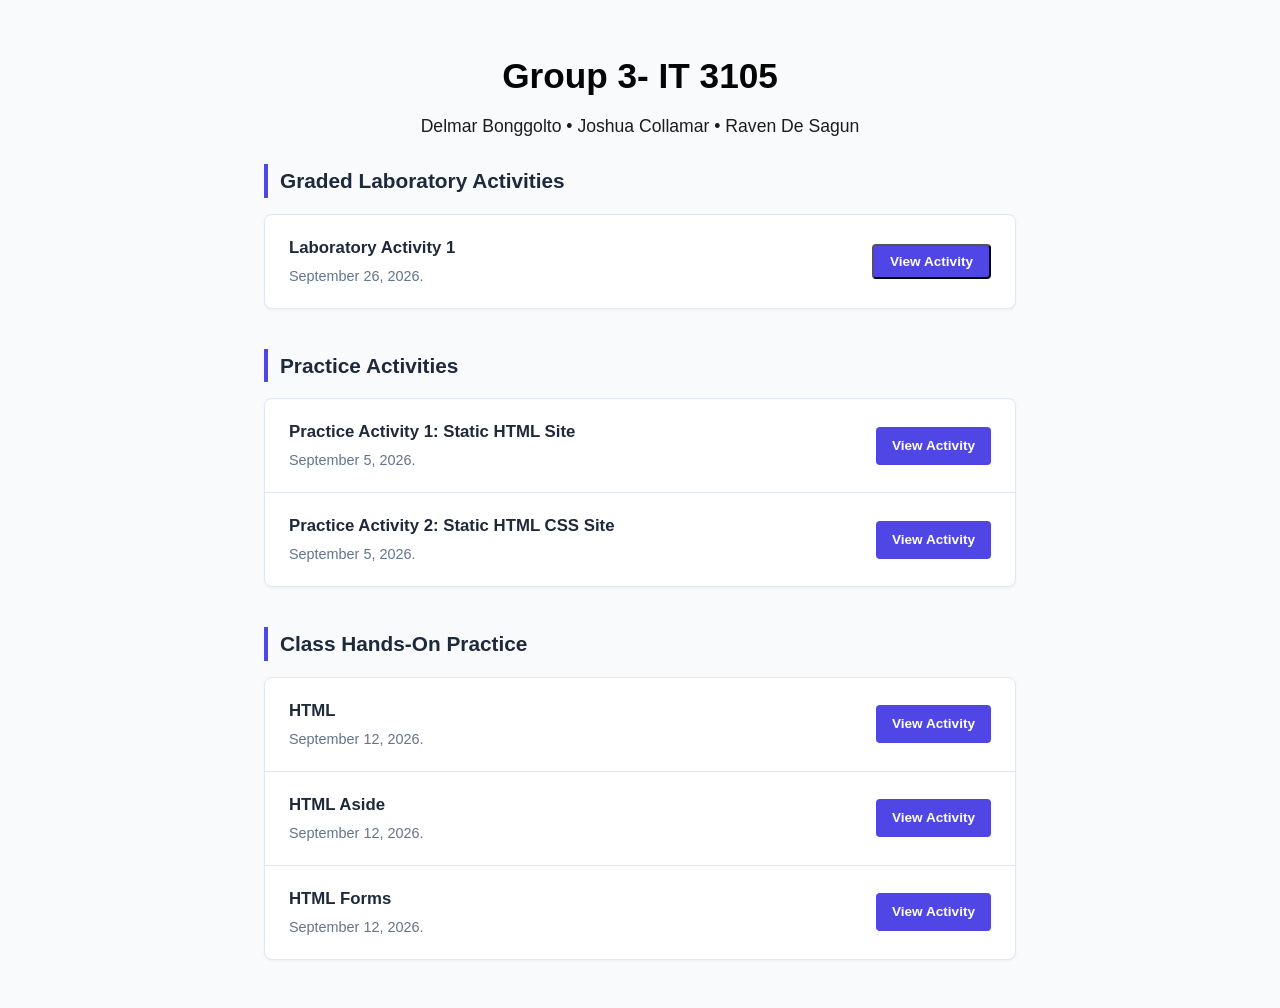
<file: index.html>
<!DOCTYPE html>
<html lang="en">
<head>
    <meta charset="UTF-8">
    <meta name="viewport" content="width=device-width, initial-scale=1.0">
    <title>Class Activity Repository</title>
    <link rel="stylesheet" href="style.css">
</head>
<body>

    <!-- Banner Header -->
    <header>
        <h1>Group 3- IT 3105</h1>
        <p>Delmar Bonggolto • Joshua Collamar • Raven De Sagun</p>
    </header>

    <!-- Main Content Area -->
    <main>
        
        <!-- Section: Current Module -->
        <h2 class="section-title">Graded Laboratory Activities</h2>
        <ul class="activity-list">
            <li>
                <span class="activity-info">
                    <strong>Laboratory Activity 1</strong>
                    <p>September 26, 2026.</p>
                </span>
                <a href="/Graded Labority Activity/laboratory1.html"><button class="btn">View Activity</button></a>
            </li>
        </ul>

        <h2 class="section-title">Practice Activities</h2>
        <ul class="activity-list">
            <li>
                <span class="activity-info">
                    <strong>Practice Activity 1: Static HTML Site</strong>
                    <p>September 5, 2026.</p>
                </span>
                <a href="/Formal Practice/student_profile_portal.html" class="btn">View Activity</a>
            </li>
            <li>
                <span class="activity-info">
                    <strong>Practice Activity 2: Static HTML CSS Site</strong>
                    <p>September 5, 2026.</p>
                </span>
                <a href="/Formal Practice/student_profile_portal.css" class="btn">View Activity</a>
            </li>
        </ul>

        <h2 class="section-title">Class Hands-On Practice</h2>
        <ul class="activity-list">
            <li>
                <span class="activity-info">
                    <strong>HTML</strong>
                    <p>September 12, 2026.</p>
                </span>
                <a href="/Practice Activities/practice1.html" class="btn">View Activity</a>
            </li>
            <li>
                <span class="activity-info">
                    <strong>HTML Aside</strong>
                    <p>September 12, 2026.</p>
                </span>
                <a href="/Practice Activities/practice2aside.html" class="btn">View Activity</a>
            </li>
            <li>
                <span class="activity-info">
                    <strong>HTML Forms</strong>
                    <p>September 12, 2026.</p>
                </span>
                <a href="/Practice Activities/practice3form.html" class="btn">View Activity</a>
            </li>
        </ul>

    </main>

</body>
</html>
</file>
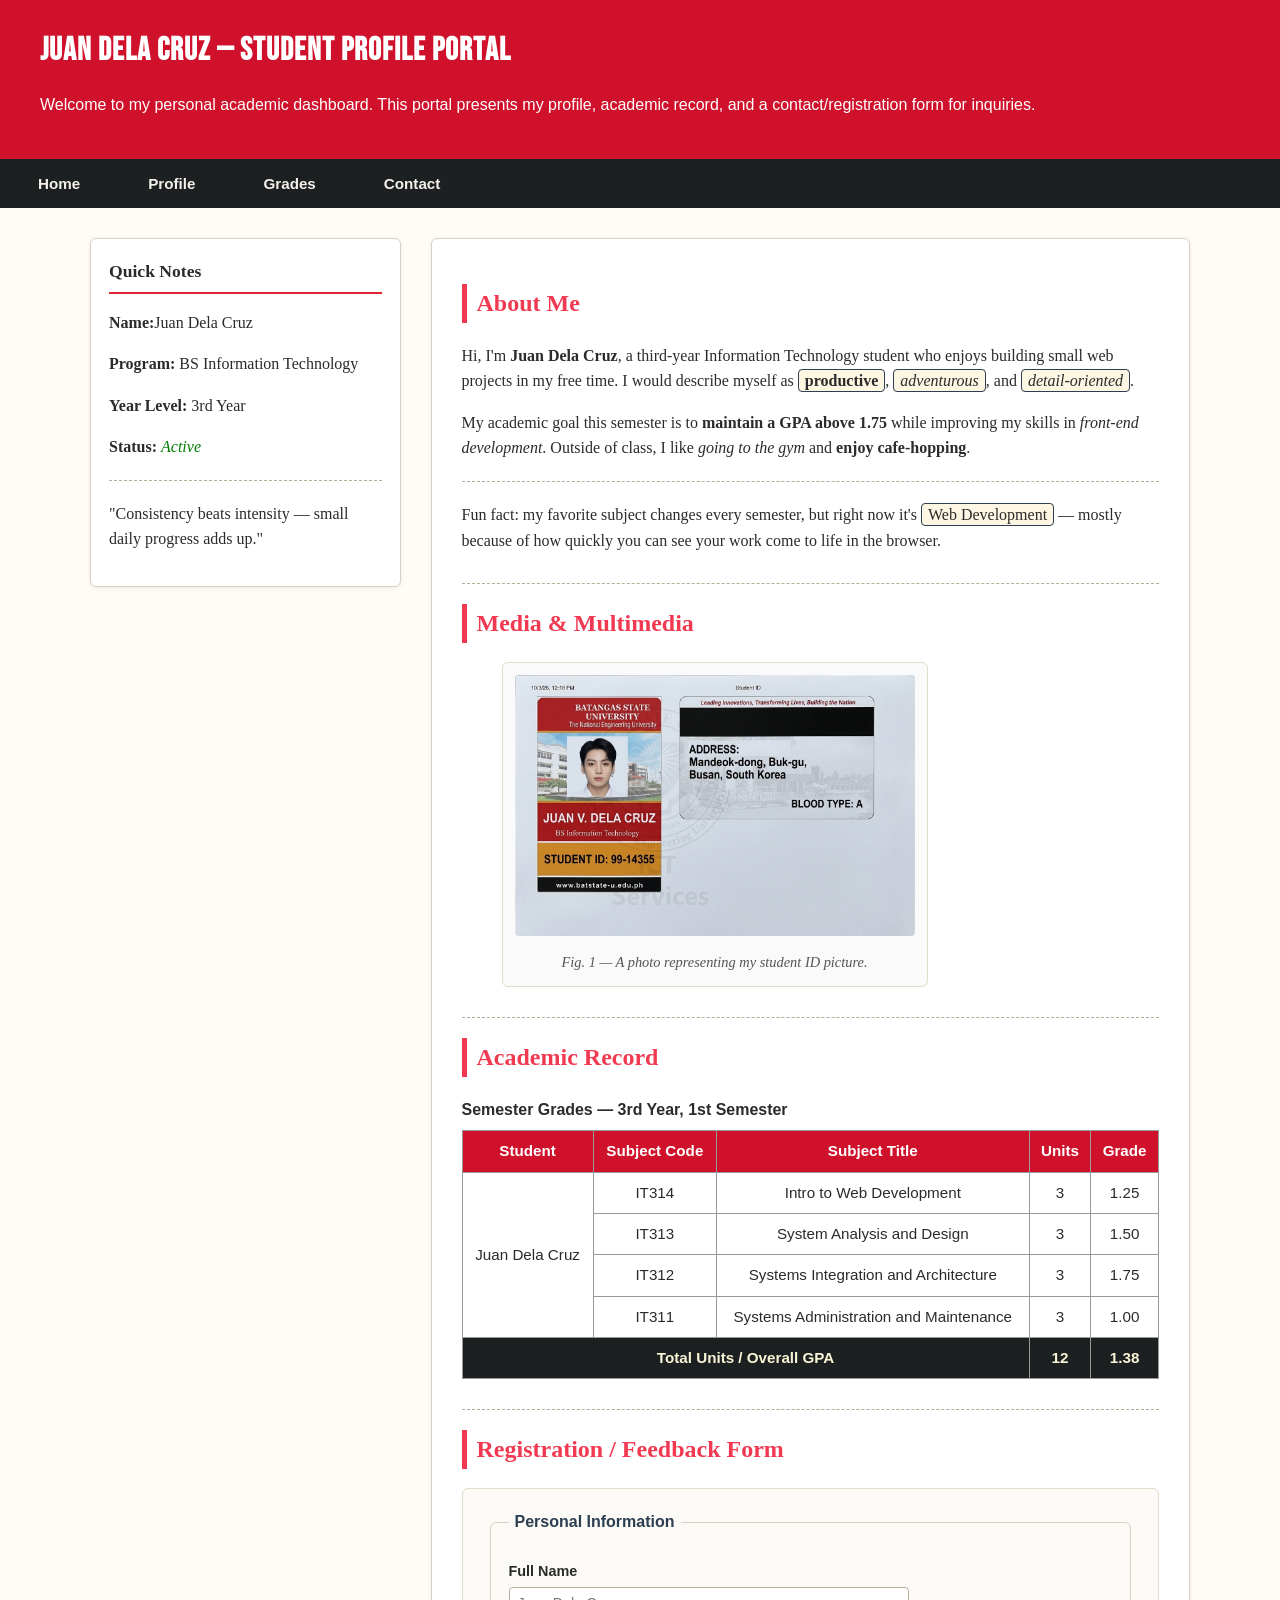
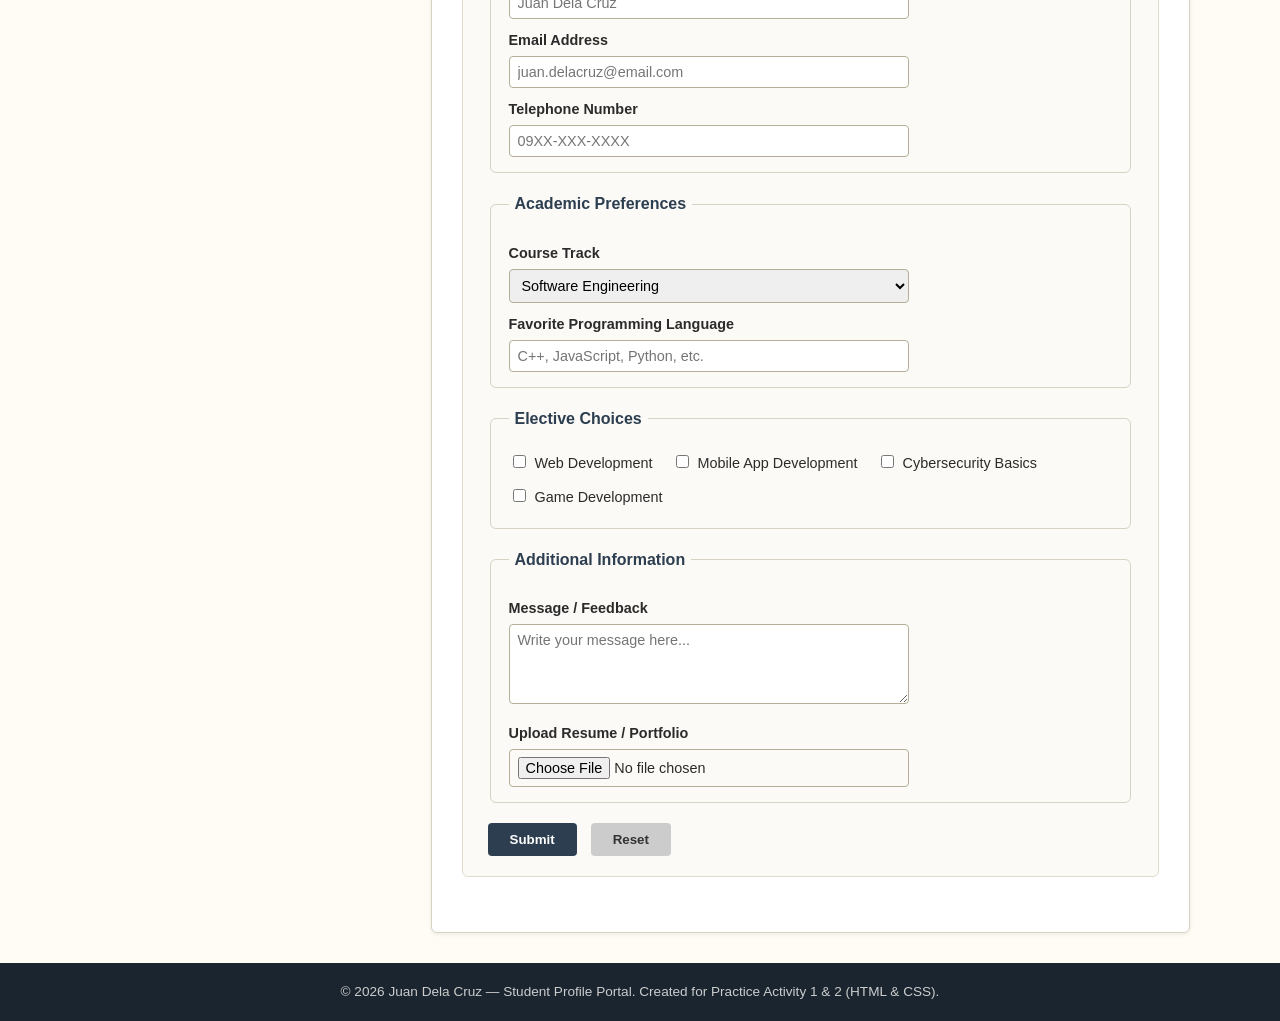
<file: Formal Practice/student_profile_portal.html>
<!DOCTYPE html>
<html lang="en">
<head>
<meta charset="UTF-8">
<meta name="viewport" content="width=device-width, initial-scale=1.0">
<link rel="preconnect" href="https://fonts.googleapis.com">
<link rel="preconnect" href="https://fonts.gstatic.com" crossorigin>
<link href="https://fonts.googleapis.com/css2?family=Bebas+Neue&family=Oswald:wght@200..700&display=swap" rel="stylesheet">
<title>Student Profile Portal</title>
<link rel="stylesheet" href="student_profile_portal.css">
</head>
<body>

<header class="banner">
  <h1>Juan Dela Cruz — Student Profile Portal</h1>
  <p>Welcome to my personal academic dashboard. This portal presents my profile, academic record, and a contact/registration form for inquiries.</p>
</header>

<nav>
  <a href="#home">Home</a>
  <a href="#profile">Profile</a>
  <a href="#grades">Grades</a>
  <a href="#contact">Contact</a>
</nav>

<div class="layout">

  <aside>
    <h2>Quick Notes</h2>
    <p><strong>Name:</strong>Juan Dela Cruz</p>
    <p><strong>Program:</strong> BS Information Technology</p>
    <p><strong>Year Level:</strong> 3rd Year</p>
    <p><strong>Status:</strong> <em>Active</em></p>
    <hr>
    <p>"Consistency beats intensity — small daily progress adds up."</p>
  </aside>

  <main id="home">

    <section id="profile">
      <h2>About Me</h2>
      <p>
        Hi, I'm <b>Juan Dela Cruz</b>, a third-year Information Technology student who enjoys
        building small web projects in my free time. I would describe myself as
        <span class="trait-span"><strong>productive</strong></span>,
        <span class="trait-span"><em>adventurous</em></span>, and
        <span class="trait-span"><i>detail-oriented</i></span>.
      </p>
      <p>
        My academic goal this semester is to <strong>maintain a GPA above 1.75</strong> while
        improving my skills in <em>front-end development</em>. Outside of class, I like
        <i>going to the gym</i> and <b>enjoy cafe-hopping</b>.
      </p>
      <hr>
      <p>
        Fun fact: my favorite subject changes every semester, but right now it's
        <span class="trait-span">Web Development</span> — mostly because of how quickly you can
        see your work come to life in the browser.
      </p>
    </section>

    <hr>

    <section>
      <h2>Media &amp; Multimedia</h2>
      <figure>
        <img src="../attachment/swag.jpg" alt="Placeholder photo of student" title="Not a real ID nor copyright intended just for education and demonstration purposes">
        <figcaption>Fig. 1 — A photo representing my student ID picture. </figcaption>
      </figure>
    </section>

    <hr>

    <section id="grades">
      <h2>Academic Record</h2>
      <table border="1">
        <caption>Semester Grades — 3rd Year, 1st Semester</caption>
        <thead>
          <tr>
            <th>Student</th>
            <th>Subject Code</th>
            <th>Subject Title</th>
            <th>Units</th>
            <th>Grade</th>
          </tr>
        </thead>
        <tbody>
          <tr>
            <td rowspan="4">Juan Dela Cruz</td>
            <td>IT314</td>
            <td>Intro to Web Development</td>
            <td>3</td>
            <td>1.25</td>
          </tr>
          <tr>
            <td>IT313</td>
            <td>System Analysis and Design</td>
            <td>3</td>
            <td>1.50</td>
          </tr>
          <tr>
            <td>IT312</td>
            <td>Systems Integration and Architecture</td>
            <td>3</td>
            <td>1.75</td>
          </tr>
          <tr>
            <td>IT311</td>
            <td>Systems Administration and Maintenance</td>
            <td>3</td>
            <td>1.00</td>
          </tr>
        </tbody>
        <tfoot>
          <tr>
            <td colspan="3">Total Units / Overall GPA</td>
            <td>12</td>
            <td>1.38</td>
          </tr>
        </tfoot>
      </table>
    </section>

    <hr>

    <section id="contact">
      <h2>Registration / Feedback Form</h2>
      <form action="/submit-profile" method="POST" enctype="multipart/form-data">

        <fieldset>
          <legend>Personal Information</legend>

          <label for="fullname">Full Name</label>
          <input type="text" id="fullname" name="fullname" placeholder="Juan Dela Cruz" required>

          <label for="email">Email Address</label>
          <input type="email" id="email" name="email" placeholder="juan.delacruz@email.com" required>

          <label for="phone">Telephone Number</label>
          <input type="tel" id="phone" name="phone" placeholder="09XX-XXX-XXXX"
                 pattern="[0-9]{4}-[0-9]{3}-[0-9]{4}" title="Format: 09XX-XXX-XXXX" required>
        </fieldset>

        <fieldset>
          <legend>Academic Preferences</legend>

          <label for="track">Course Track</label>
          <select id="track" name="track">
            <optgroup label="Computer Science">
              <option value="cs_software">Software Engineering</option>
              <option value="cs_ai">Artificial Intelligence</option>
            </optgroup>
            <optgroup label="Information Technology">
              <option value="it_network">Network Administration</option>
              <option value="it_web">Web &amp; Mobile Development</option>
            </optgroup>
          </select>

          <label for="language">Favorite Programming Language</label>
          <input type="text" id="language" name="language" list="language-options" placeholder="C++, JavaScript, Python, etc.">
          <datalist id="language-options">
            <option value="JavaScript">
            <option value="Python">
            <option value="Java">
            <option value="C++">
            <option value="PHP">
          </datalist>
        </fieldset>

        <fieldset>
          <legend>Elective Choices</legend>
          <div class="checkbox-group">
            <label><input type="checkbox" name="electives" value="webdev"> Web Development</label>
            <label><input type="checkbox" name="electives" value="mobiledev"> Mobile App Development</label>
            <label><input type="checkbox" name="electives" value="cybersecurity"> Cybersecurity Basics</label>
            <label><input type="checkbox" name="electives" value="gamedev"> Game Development</label>
          </div>
        </fieldset>

        <fieldset>
          <legend>Additional Information</legend>

          <label for="message">Message / Feedback</label>
          <textarea id="message" name="message" rows="4" placeholder="Write your message here..."></textarea>

          <label for="resume">Upload Resume / Portfolio</label>
          <input type="file" id="resume" name="resume">
        </fieldset>

        <div class="form-buttons">
          <button type="submit">Submit</button>
          <button type="reset">Reset</button>
        </div>

      </form>
    </section>

  </main>
</div>

<footer>
  &copy; 2026 Juan Dela Cruz — Student Profile Portal. Created for Practice Activity 1 &amp; 2 (HTML &amp; CSS).
</footer>

</body>
</html>
</file>
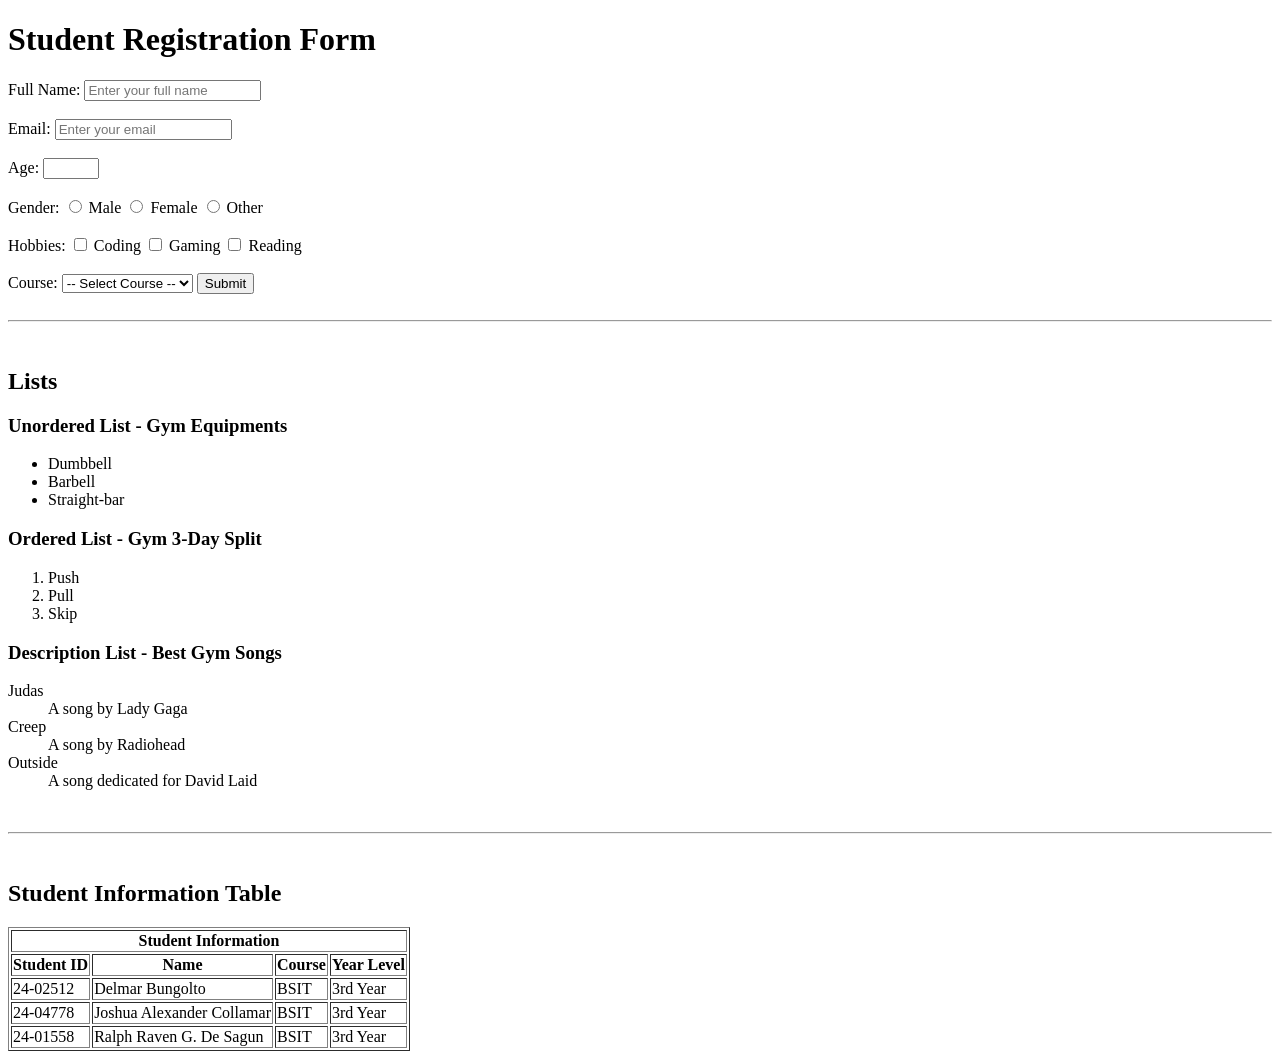
<file: Graded Labority Activity/laboratory1.html>
<!DOCTYPE html>
<html lang="en">
<head>
    <meta charset="UTF-8">
    <meta name="viewport" content="width=device-width, initial-scale=1.0">
    <title>Student Registration Form</title>
</head>
<body>

    <h1>Student Registration Form</h1>

    <form action="#" method="post">

        <label for="fullname">Full Name:</label>
        <input type="text" id="fullname" name="fullname" placeholder="Enter your full name">
        <br><br>

        <label for="email">Email:</label>
        <input type="email" id="email" name="email" placeholder="Enter your email">
        <br><br>

        <label for="age">Age:</label>
        <input type="number" id="age" name="age" min="1" max="100">
        <br><br>

        <label>Gender:</label>
        <input type="radio" id="male" name="gender" value="Male">
        <label for="male">Male</label>

        <input type="radio" id="female" name="gender" value="Female">
        <label for="female">Female</label>

        <input type="radio" id="other" name="gender" value="Other">
        <label for="other">Other</label>
        <br><br>

        <label>Hobbies:</label>
        <input type="checkbox" id="coding" name="hobbies" value="Coding">
        <label for="coding">Coding</label>

        <input type="checkbox" id="gaming" name="hobbies" value="Gaming">
        <label for="gaming">Gaming</label>

        <input type="checkbox" id="reading" name="hobbies" value="Reading">
        <label for="reading">Reading</label>
        <br><br>

        <label for="course">Course:</label>
        <select id="course" name="course">
            <option value="">-- Select Course --</option>
            <option value="BSIT">BSIT</option>
            <option value="BSCS">BSCS</option>
            <option value="BSBA">BSBA</option>
            <option value="BSE">BSE</option>
        </select>

        <input type="submit" value="Submit">

    </form>

    <br>
    <hr>
    <br>

    <h2>Lists</h2>

    <h3>Unordered List - Gym Equipments</h3>
    <ul>
        <li>Dumbbell</li>
        <li>Barbell</li>
        <li>Straight-bar</li>
    </ul>

    <h3>Ordered List - Gym 3-Day Split</h3>
    <ol>
        <li>Push</li>
        <li>Pull</li>
        <li>Skip</li>
    </ol>

    <h3>Description List - Best Gym Songs</h3>
    <dl>
        <dt>Judas</dt>
        <dd>A song by Lady Gaga</dd>

        <dt>Creep</dt>
        <dd>A song by Radiohead</dd>

        <dt>Outside</dt>
        <dd>A song dedicated for David Laid<dd>
    </dl>
    <br>
    <hr>
    <br>
    
    <h2>Student Information Table</h2>
    <table border="1">
        <tr>
            <th colspan="4">Student Information</th>
        </tr>

        <tr>
            <th>Student ID</th>
            <th>Name</th>
            <th>Course</th>
            <th>Year Level</th>
        </tr>

        <tr>
            <td>24-02512</td>
            <td>Delmar Bungolto</td>
            <td>BSIT</td>
            <td>3rd Year</td>
        </tr>

        <tr>
            <td>24-04778</td>
            <td>Joshua Alexander Collamar</td>
            <td>BSIT</td>
            <td>3rd Year</td>
        </tr>

        <tr>
            <td>24-01558</td>
            <td>Ralph Raven G. De Sagun</td>
            <td>BSIT</td>
            <td>3rd Year</td>
        </tr>
    </table>

</body>
</html>
</file>
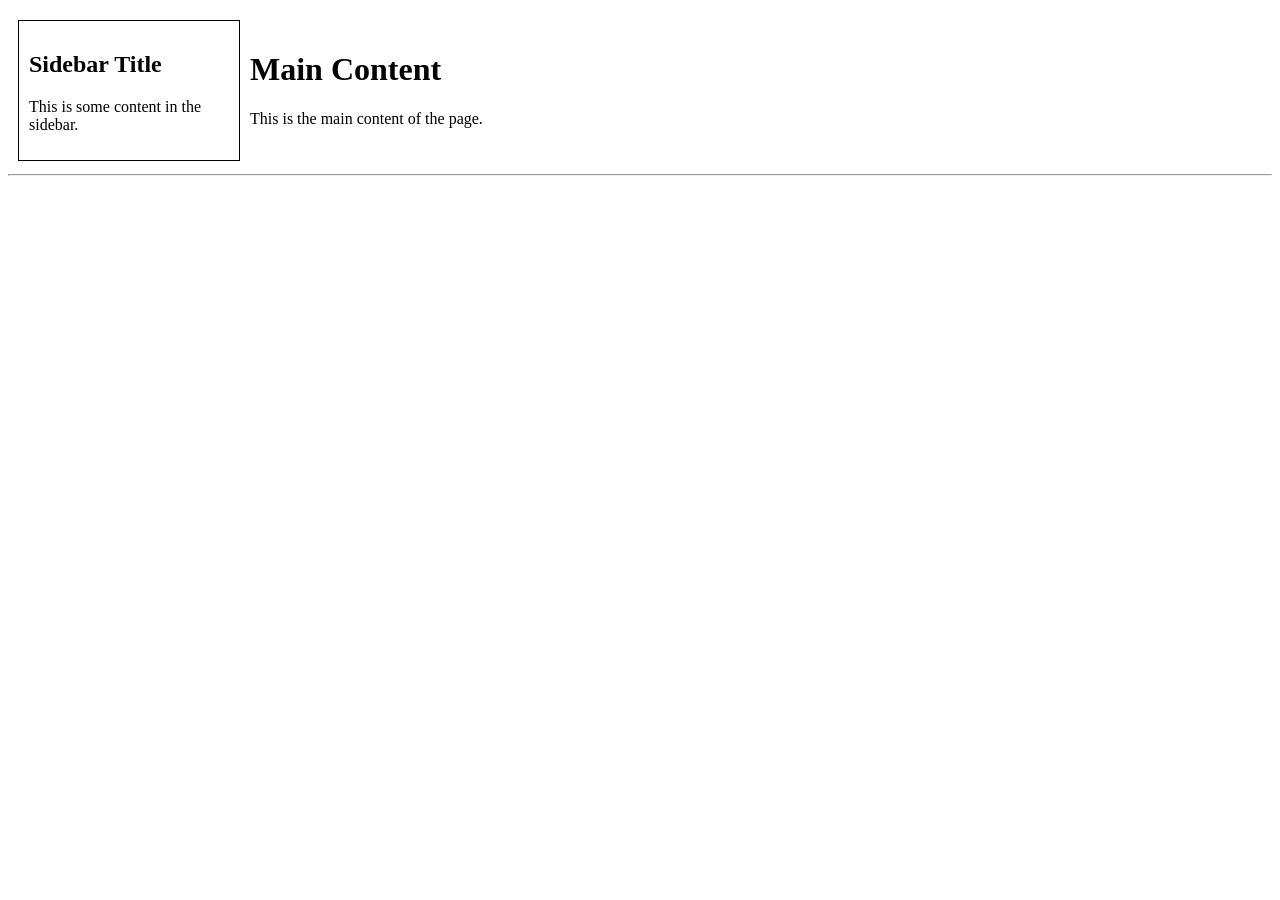
<file: Practice Activities/practice2_aside.html>
<!DOCTYPE html>
<html lang="en">
<head>
    <style>
        main {
            padding: 20px;
            margin: 10px;
        }
        aside{
            width: 200px;
            border: 1px solid black;
            padding: 10px;
            margin: 10px;
            float: left;
        }

    </style>
    <meta charset="UTF-8">
    <meta name="viewport" content="width=device-width, initial-scale=1.0">
    <title>Document</title>
</head>
<body>
    <aside>
        <h2>Sidebar Title</h2>
        <p>This is some content in the sidebar.</p>
    </aside>

    <main>
        <h1>Main Content</h1>
        <p>This is the main content of the page.</p>
    </main>
    <hr>
</body>
</html>
</file>
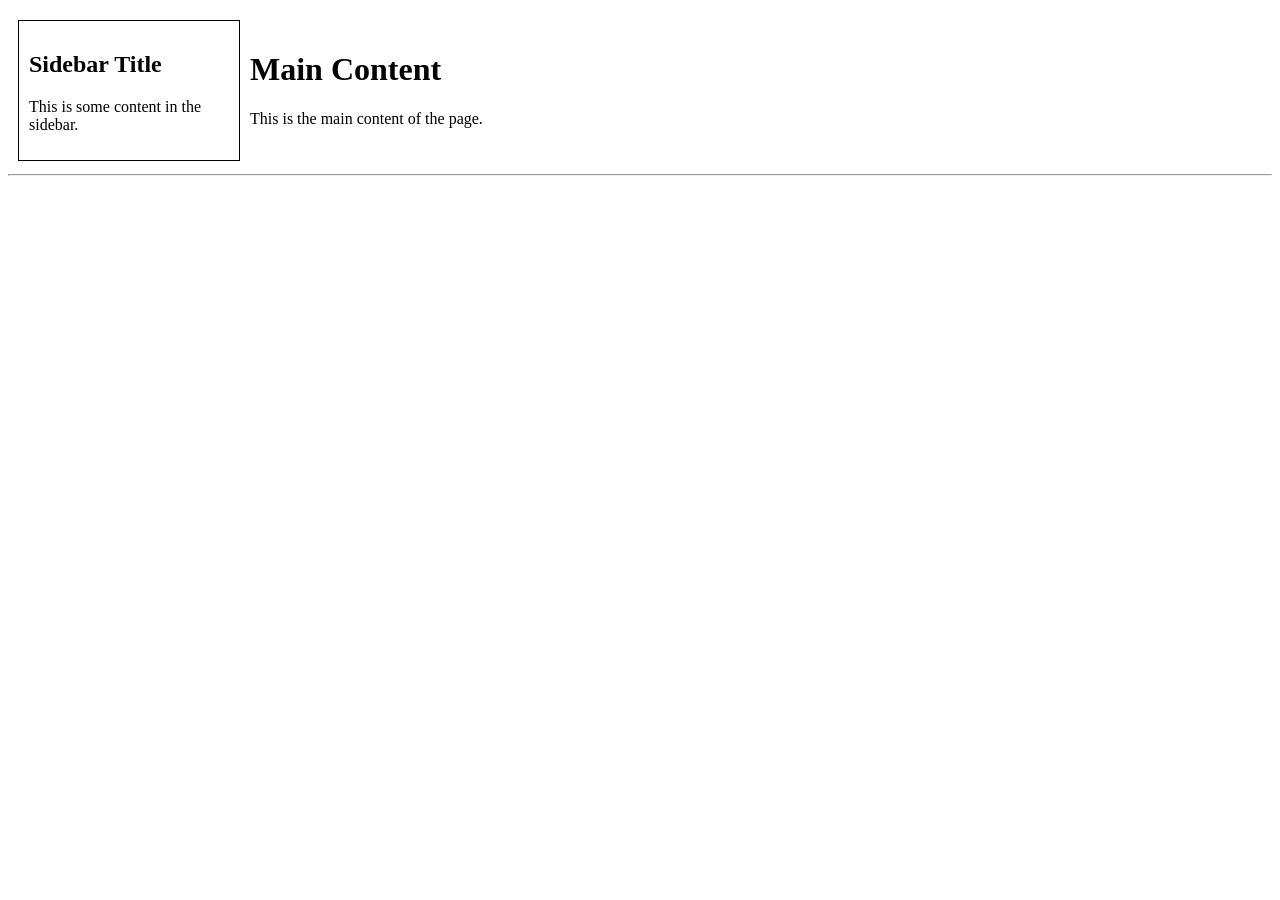
<file: Practice Activities/practice2aside.html>
<!DOCTYPE html>
<html lang="en">
<head>
    <style>
        main {
            padding: 20px;
            margin: 10px;
        }
        aside{
            width: 200px;
            border: 1px solid black;
            padding: 10px;
            margin: 10px;
            float: left;
        }

    </style>
    <meta charset="UTF-8">
    <meta name="viewport" content="width=device-width, initial-scale=1.0">
    <title>Practice Activity 2: Aside</title>
</head>
<body>
    <aside>
        <h2>Sidebar Title</h2>
        <p>This is some content in the sidebar.</p>
    </aside>

    <main>
        <h1>Main Content</h1>
        <p>This is the main content of the page.</p>
    </main>
    <hr>
</body>
</html>
</file>
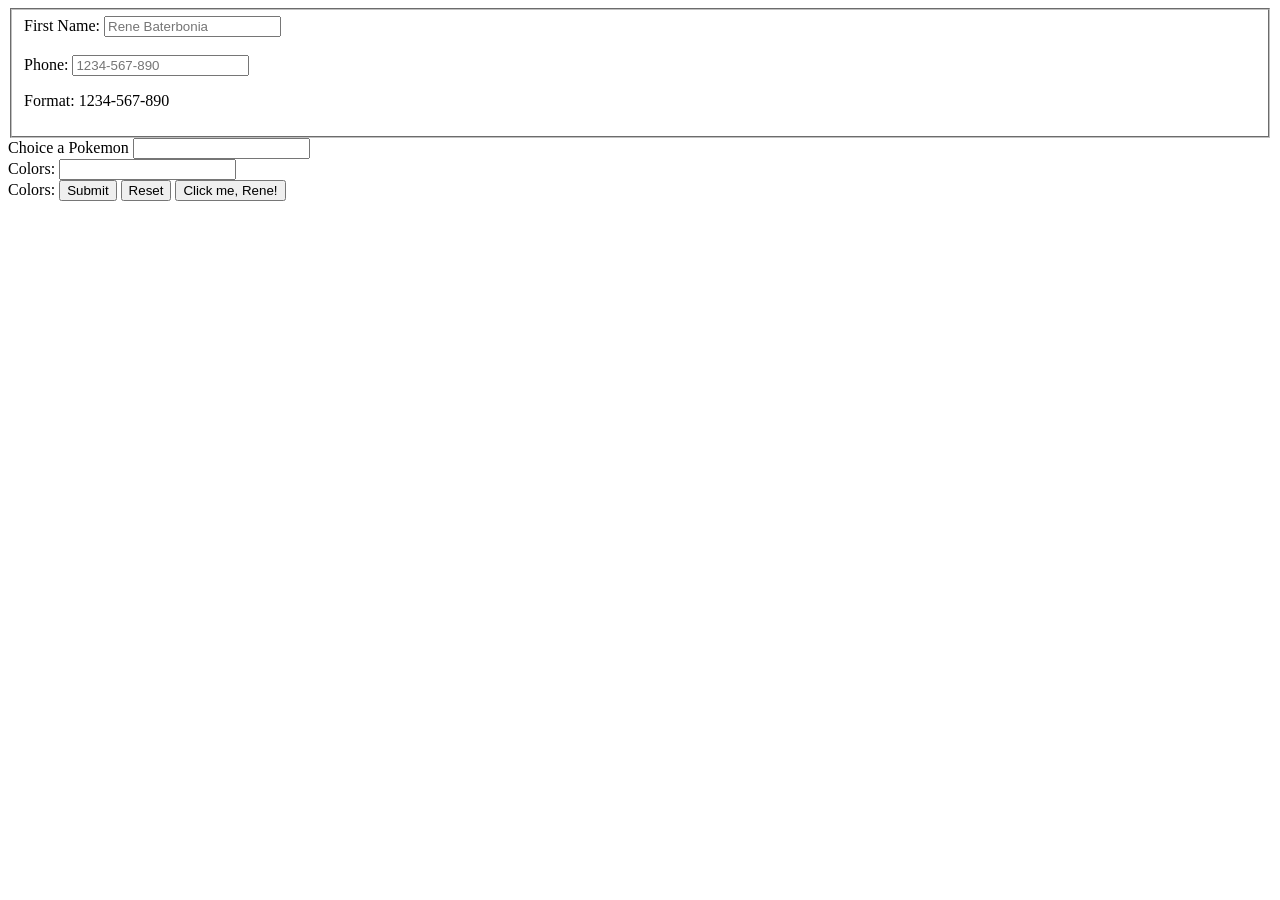
<file: Practice Activities/practice3_form.html>
<!DOCTYPE html>
<html lang="en">
<head>
    <meta charset="UTF-8">
    <meta name="viewport" content="width=device-width, initial-scale=1.0">
    <title>Document</title>
</head>
<body>
    <form>
        <fieldset>
            <label for="firstname">First Name:</label>
            <input type="text" id="firstname" name="firstname" placeholder="Rene Baterbonia">
            <br>
            <br>
            <label for="phone">Phone:</label>
            <input type="tel" id="phone" name="phone" pattern="[0-9]{4}-[0-9]{3}-[0-9]{4}" placeholder="1234-567-890">
            <p>Format: 1234-567-890</p>
        </fieldset>
    </form> 
    <form>  
        <label for="pk-choice">Choice a Pokemon</label>
        <input list="pk-opts" id="pk-choice" name="pk-choice">
        <datalist id="pk-opts">
            <option value="Pikachu">   
            <option value="Jiggypuff">
            <option value="Squirtle">   
            <option value="Psyduck">  
        </datalist>

    </form>
    
    <form>
        <label for="colors2">Colors:</label>
        <input list="colors2" id="color-choice" name="colors2">
        <datalist id="colors2">
            <option value="Red">
            <option value="Blue">
            <option value="Green">
            <option value="Yellow">
        </datalist>

    </form>  

    <label for="colors2">Colors:</label>

        <button type="submit">Submit</button>
        <button type="reset">Reset</button>
        <button type="button">Click me, Rene!</button>
    
    <form method="post" action>

    </form>

    </form>
</body>
</html>
</file>
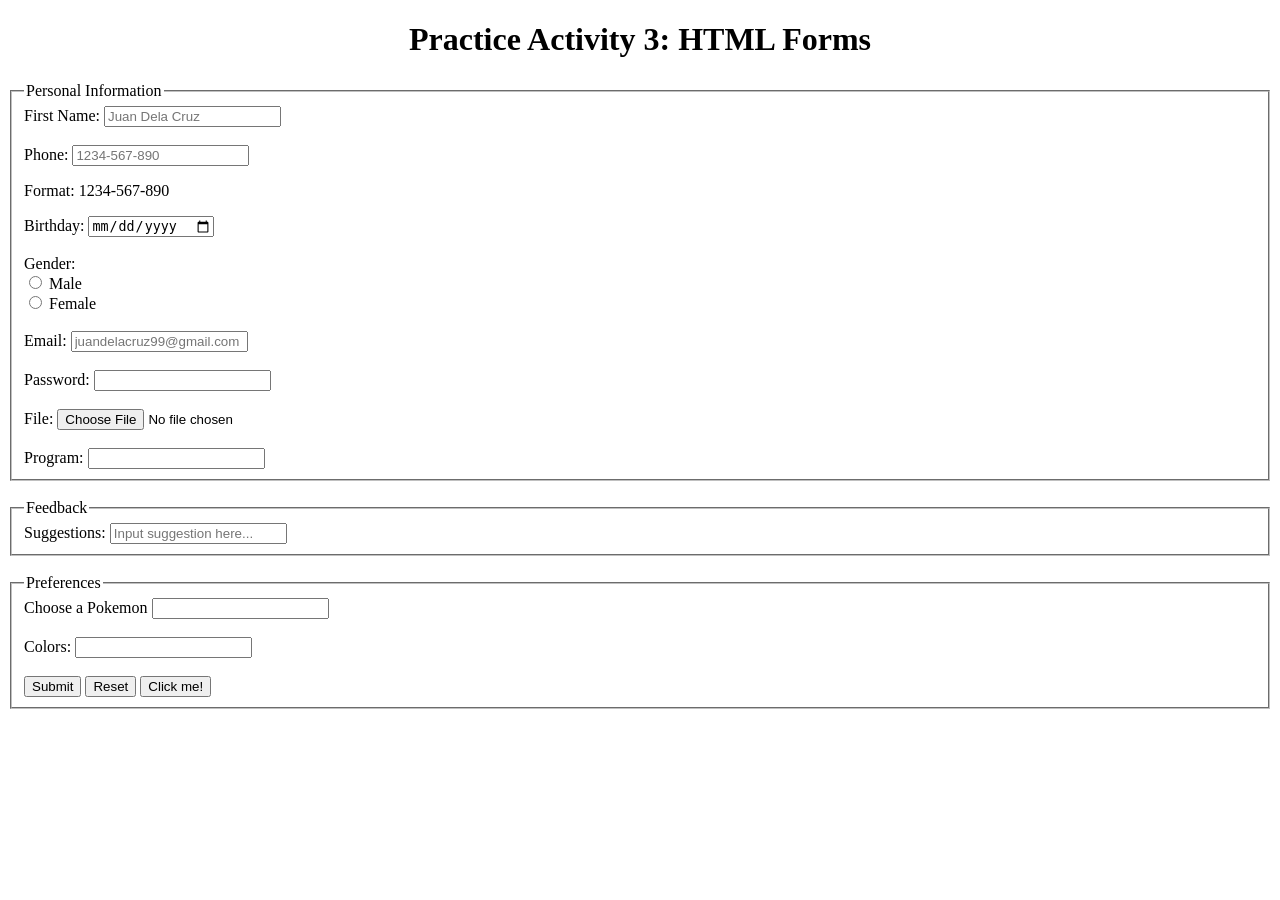
<file: Practice Activities/practice3form.html>
<!DOCTYPE html>
<html lang="en">
<head>
    <meta charset="UTF-8">
    <meta name="viewport" content="width=device-width, initial-scale=1.0">
    <title>Practice Activity 3: HTML Forms</title>
    <link rel="stylesheet" href="style.css">
</head>
<body>
    <h1>Practice Activity 3: HTML Forms</h1>
    <form>
        <fieldset>
            <legend>Personal Information</legend>
                <label for="firstname">First Name:</label>
                <input type="text" id="firstname" name="firstname" placeholder="Juan Dela Cruz">
                <br>
                <br>
                <label for="phone">Phone:</label>
                <input type="tel" id="phone" name="phone" pattern="[0-9]{4}-[0-9]{3}-[0-9]{4}" placeholder="1234-567-890">
                <p>Format: 1234-567-890</p>
                <label for="birthday">Birthday:</label>
            <input type="date" id="birthday" name="birthday"><br><br>
            <label for="gender">Gender:</label>
            <br>
            <input type="radio" id="male" name="gender" value="male">
            <label for="male">Male</label>
            <br>
            <input type="radio" id="female" name="gender" value="female">
            <label for="female">Female</label>
            <br><br>
            <label for="email">Email:</label>
            <input type="email" id="email" name="email" placeholder="juandelacruz99@gmail.com"><br><br>
            <label for="password">Password:</label>
            <input type="password" id="password" name="password"><br><br>
            <label for="file">File:</label>
            <input type="file" id="file" name="file" accept=".pdf"><br><br>
            <label for="ad-choice">Program: </label>
                <input list="ad-opts" id="ad-choice" name="ad-choice">
                <datalist id="ad-opts">
                    <option value="Information Technology">   
                    <option value="Computer Science">
                    <option value="Civil Engineering">   
                    <option value="Computer Engineering">  
                </datalist>
        </fieldset>
        <br>    
        <fieldset>
            <legend>Feedback</legend>
                <label for="suggestion">Suggestions:</label>   
                <input type="textarea" id="suggestion" name="suggestion" placeholder="Input suggestion here..."></input>

        </fieldset>
        <br>
        <fieldset>
            <legend>Preferences</legend>
            <label for="pk-choice">Choose a Pokemon</label>
            <input list="pk-opts" id="pk-choice" name="pk-choice">
            <datalist id="pk-opts">
                <option value="Pikachu">   
                <option value="Jiggypuff">
                <option value="Squirtle">   
                <option value="Psyduck">  
            </datalist>
            <br><br>
            <label for="colors2">Colors:</label>
            <input list="colors2" id="color-choice" name="colors2">
            <datalist id="colors2">
                <option value="Red">
                <option value="Blue">
                <option value="Green">
                <option value="Yellow">
            </datalist>
            <br><br>
            <button type="submit">Submit</button>
            <button type="reset">Reset</button>
            <button type="button">Click me!</button>
        </fieldset>
    </form>
</body>
</html>
</file>
<file: style.css>
:root {
    --primary: #4f46e5;
    --primary-dark: #4338ca;
    --bg-color: #f8fafc;
    --card-bg: #ffffff;
    --text-main: #1e293b;
    --text-muted: #64748b;
    --border-color: #e2e8f0;
}

* {
    margin: 0;
    padding: 0;
    box-sizing: border-box;
    font-family: 'Segoe UI', Tahoma, Geneva, Verdana, sans-serif;
}

body {
    background-color: var(--bg-color);
    color: var(--text-main);
    line-height: 1.6;
}

/* Banner Header */
header {
    color: rgb(5, 5, 5);
    padding: 3rem 2rem;
    text-align: center;
}

header h1 {
    font-size: 2.2rem;
    margin-bottom: 0.5rem;
}

header p {
    font-size: 1.1rem;
    opacity: 0.9;
    max-width: 600px;
    margin: 0 auto;
}

/* Main Container */
main {
    max-width: 800px;
    margin: -1.5rem auto 3rem auto;
    padding: 0 1.5rem;
}

/* Section Styling */
.section-title {
    font-size: 1.3rem;
    margin-bottom: 1rem;
    color: var(--text-main);
    border-left: 4px solid var(--primary);
    padding-left: 0.75rem;
}

/* Simple List Styling */
.activity-list {
    list-style: none;
    background: var(--card-bg);
    border: 1px solid var(--border-color);
    border-radius: 8px;
    box-shadow: 0 1px 3px 0 rgba(0, 0, 0, 0.05);
    margin-bottom: 2.5rem;
    overflow: hidden;
}

.activity-list li {
    display: flex;
    justify-content: space-between;
    align-items: center;
    padding: 1.25rem 1.5rem;
    border-bottom: 1px solid var(--border-color);
    gap: 1rem;
}

.activity-list li:last-child {
    border-bottom: none;
}

.activity-info strong {
    display: block;
    font-size: 1.05rem;
    color: var(--text-main);
    margin-bottom: 0.2rem;
}

.activity-info p {
    color: var(--text-muted);
    font-size: 0.9rem;
}

/* Buttons */
.btn {
    display: inline-block;
    background-color: var(--primary);
    color: white;
    padding: 0.5rem 1rem;
    border-radius: 4px;
    text-decoration: none;
    font-size: 0.85rem;
    font-weight: 600;
    white-space: nowrap;
    transition: background-color 0.2s;
}

.btn:hover {
    background-color: var(--primary-dark);
}

.btn.secondary {
    background-color: #e2e8f0;
    color: var(--text-main);
}

.btn.secondary:hover {
    background-color: #cbd5e1;
}

/* Footer */
footer {
    text-align: center;
    padding: 2rem;
    color: var(--text-muted);
    font-size: 0.85rem;
    border-top: 1px solid var(--border-color);
    background: white;
}
</file>
<file: Formal Practice/student_profile_portal.css>
body {
  font-family: Georgia, 'Times New Roman', sans-serif;
  margin: 0;
  padding: 0;
  background-color: #fefcf4;
  color: #2b2b2b;
  line-height: 1.6;
}
header {
  background-color: #D0112B;
  color: #fff;
  padding: 25px 40px;
  font-family: 'Roboto', sans-serif;
}
header h1 {
  margin: 0 0 8px 0;
  font-size: 2em;
  letter-spacing: 1px;
  font-family: 'Bebas Neue', cursive;
}
nav {
  background-color: #1D2021; 
  padding: 12px 38px;
}
nav a {
  color: #f4f1ea;
  text-decoration: none;
  margin-right: 5vw;
  font-weight: bold;
  font-family: Arial, sans-serif;
  font-size: 0.95em;
}
nav a:hover {
    font-size: 18px;
    transition: 0.5 ease-in-out; 
    color: #f32c46;
    border-bottom: 3px solid #f13a52;
    transition: 0.2s linear;
    border-bottom: 0 0 5px;
    text-shadow: 0 0 10px var(--textcolor1);
}
.layout {
  display: flex;
  flex-wrap: wrap;
  max-width: 1100px;
  margin: 30px auto;
  padding: 0 20px;
  gap: 30px;
  align-items: flex-start;
}
aside {
  flex: 1 1 240px;
  background-color: #fff;
  border: 1px solid #d8d2c2;
  border-radius: 6px;
  padding: 18px;
  box-shadow: 0 1px 4px rgba(0,0,0,0.08);
}
aside p > em{
color: green;
}
aside h2 {
  margin-top: 0;
  font-size: 1.1em;
  border-bottom: 2px solid #df2531;
  padding-bottom: 6px;
}
main {
  flex: 3 1 600px;
  background-color: #fff;
  border: 1px solid #d8d2c2;
  border-radius: 6px;
  padding: 25px 30px;
  box-shadow: 0 1px 4px rgba(0,0,0,0.08);
}
section {
  margin-bottom: 30px;
}
section h2 {
  color: #f13a52;
  border-left: 5px solid #f13a52;
  padding-left: 10px;
}
.trait-span {
  border: 1px solid #2c3e50;
  border-radius: 4px;
  padding: 2px 6px;
  background-color: #fdf6e3;
  font-style: normal;
}
hr {
  border: none;
  border-top: 1px dashed #b6ae98;
  margin: 20px 0;
}
figure {
  text-align: center;
  background-color: #fafafa;
  border: 1px solid #e0dccb;
  padding: 12px;
  border-radius: 6px;
  max-width: 400px;
}
figure img {
  max-width: 100%;
  border-radius: 4px;
}
figcaption {
  margin-top: 8px;
  font-size: 0.9em;
  color: #555;
  font-style: italic;
}
table {
  border-collapse: collapse;
  width: 100%;
  margin-top: 10px;
  font-family: Arial, sans-serif;
  font-size: 0.95em;
}
table caption {
  font-weight: bold;
  margin-bottom: 8px;
  font-size: 1.05em;
  text-align: left;
}
th, td {
  border: 1px solid #999;
  padding: 8px 10px;
  text-align: center;
}
th {
  background-color: #D0112B; 
  color: #fff;
}
tfoot td {
  background-color: #1D2021; 
  color: #F9F5D7; 
  font-weight: bold;
}
form {
  background-color: #fbfaf6;
  border: 1px solid #e0dccb;
  border-radius: 6px;
  padding: 20px 25px;
}
fieldset {
  border: 1px solid #d8d2c2;
  border-radius: 6px;
  margin-bottom: 18px;
  padding: 15px 18px;
}
legend {
  font-weight: bold;
  color: #2c3e50;
  padding: 0 6px;
  font-family: Arial, sans-serif;
}
form label {
  display: block;
  margin-top: 10px;
  margin-bottom: 4px;
  font-weight: bold;
  font-family: Arial, sans-serif;
  font-size: 0.9em;
}
input, select, textarea {
  width: 100%;
  max-width: 400px;
  padding: 7px 8px;
  box-sizing: border-box;
  border: 1px solid #b6ae98;
  border-radius: 4px;
  font-family: Arial, sans-serif;
  font-size: 0.9em;
}
.checkbox-group label {
  display: inline-block;
  font-weight: normal;
  margin-right: 15px;
  margin-top: 6px;
}
.checkbox-group input {
  width: auto;
  margin-right: 5px;
}
.form-buttons {
  margin-top: 20px;
}
button {
  padding: 9px 22px;
  margin-right: 10px;
  border: none;
  border-radius: 4px;
  font-family: Arial, sans-serif;
  font-weight: bold;
  cursor: pointer;
}
button[type="submit"] {
  background-color: #2c3e50;
  color: #fff;
}
button[type="submit"]:hover {
  background-color: #f13a52;
}
button[type="reset"] {
  background-color: #ccc;
  color: #333;
}
footer {
  text-align: center;
  padding: 18px;
  background-color: #1a252f;
  color: #ccc;
  font-family: Arial, sans-serif;
  font-size: 0.85em;
  margin-top: 30px;
}
</file>
<file: Practice Activities/style.css>
h1{
    text-align: center;
    font-size: 2rem;
    margin-bottom: 1.5rem;
    font-family: Oswald;
}
</file>
